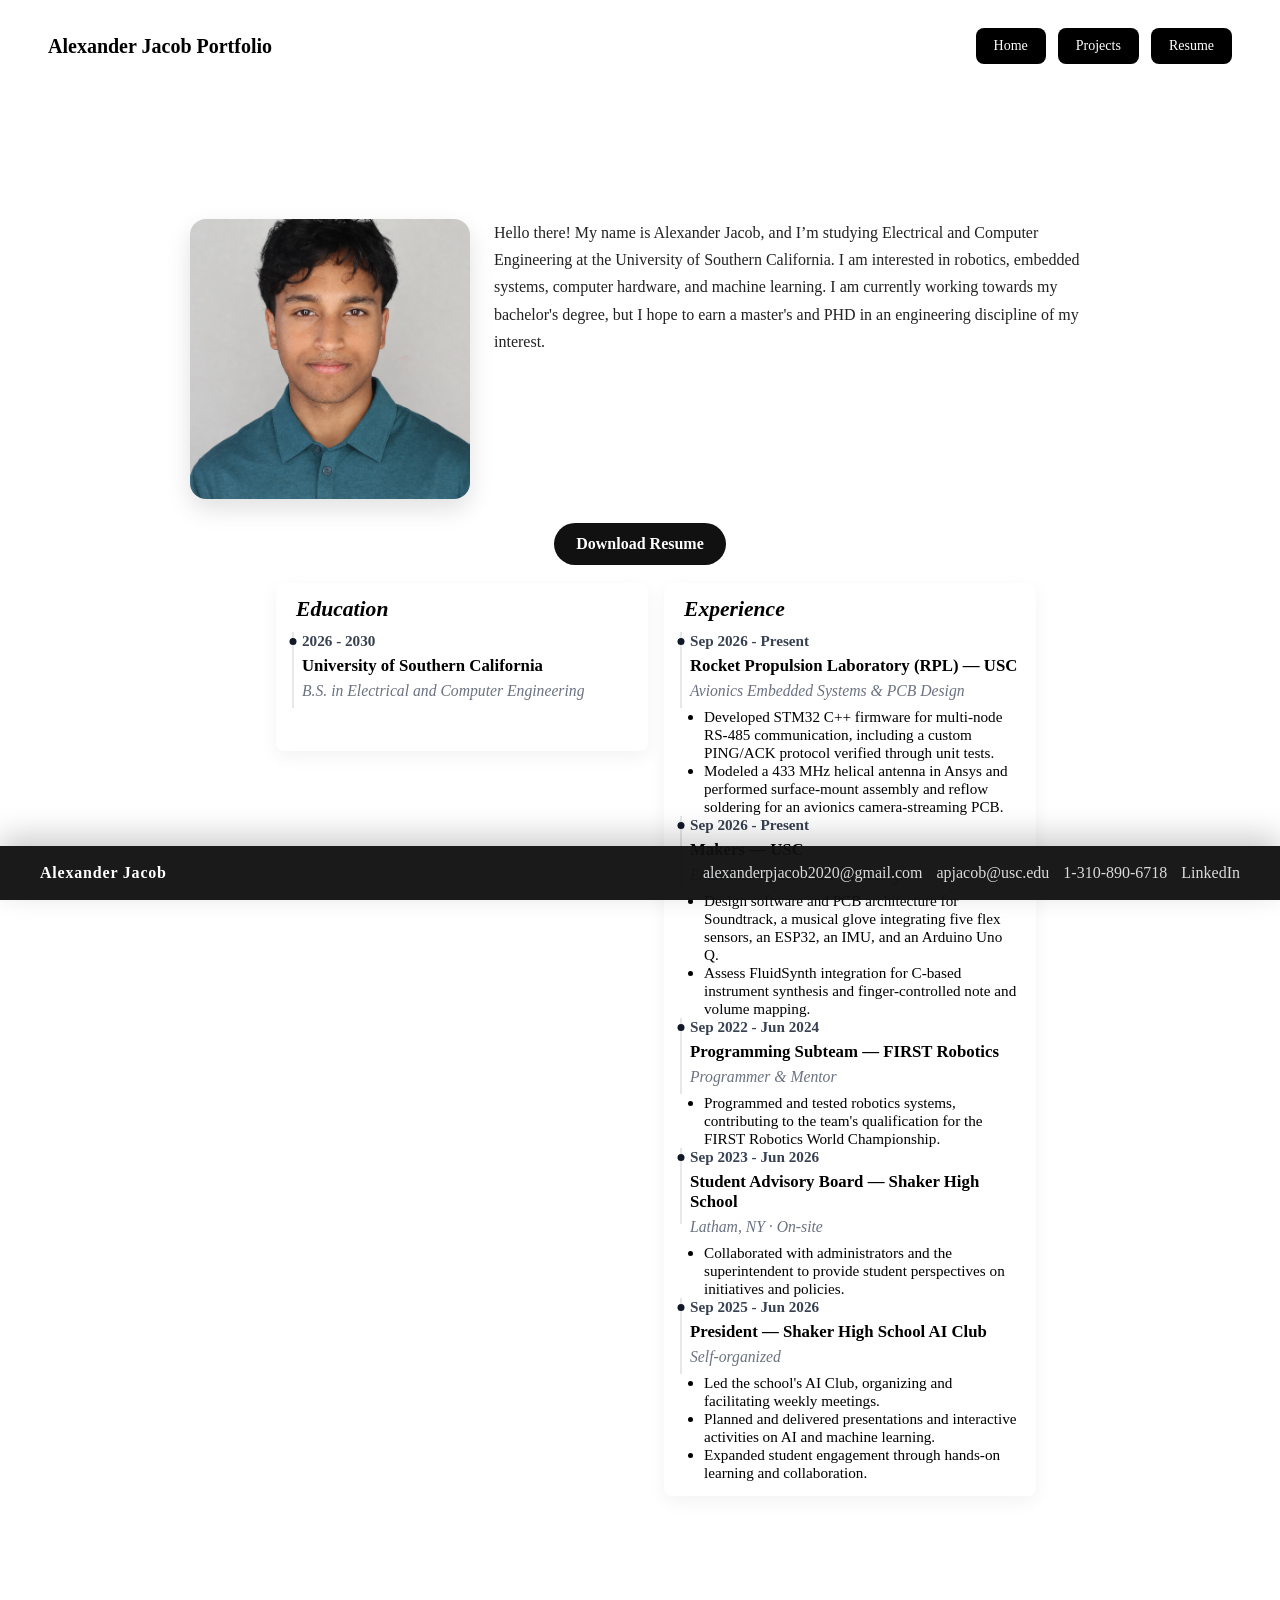
<file: index.html>
<!DOCTYPE html>
<html lang="en">

<head>
    <meta charset="UTF-8">
    <meta name="viewport" content="width=device-width, initial-scale=1.0">
    <title>Portfolio</title>
    <link rel="stylesheet" href="style.css">
</head>






<body>
    <nav class ="navbar">
        <div class="name">
            Alexander Jacob Portfolio
        </div>
        <div class = "nav-links">
            <a href="#Home">Home</a>
            <a href="projects.html">Projects</a>
            <a href="resume.html">Resume</a>
        </div>
    </nav>

<div class="about-content">
    <div class="about-left">
        <img src="alexander.jpg" class="about-image" alt="Alexander Jacob">
    </div>

    <div class="about-text">
        <p>Hello there! My name is Alexander Jacob, and I’m studying Electrical and Computer Engineering at the University of Southern California. I am interested in robotics, embedded systems, computer hardware, and machine learning. I am currently working towards my bachelor's degree, but I hope to earn a master's and PHD in an engineering discipline of my interest.</p>
    </div>
</div>
<div class="about-footer">
    <a href="AlexanderJacobResume.pdf" download="AlexanderJacobResume.pdf" class="download-resume">Download Resume</a>
</div>

<!-- Education + Experience panels below download button, aligned under photo -->
<section id="Education" class="education-section">
    <div class="edu-experience-row">

        <div class="panel education-panel">
            <div class="education-container">
                <h2 class="edu-title">Education</h2>

                <div class="edu-row">
                    <div class="edu-timeline" aria-hidden="true"></div>
                    <div class="edu-content">
                        <div class="edu-year">2026 - 2030</div>
                        <h3 class="edu-school">University of Southern California</h3>
                        <div class="edu-degree">B.S. in Electrical and Computer Engineering</div>
                    </div>
                </div>
            </div>
        </div>

        <div class="panel experience-panel">
            <div class="education-container">
                <h2 class="edu-title">Experience</h2>

                <div class="edu-row">
                    <div class="edu-timeline" aria-hidden="true"></div>
                    <div class="edu-content">
                        <div class="edu-year">Sep 2026 - Present</div>
                        <h3 class="edu-school">Rocket Propulsion Laboratory (RPL) — USC</h3>
                        <div class="edu-degree">Avionics Embedded Systems &amp; PCB Design</div>
                        <ul>
                            <li>Developed STM32 C++ firmware for multi-node RS-485 communication, including a custom PING/ACK protocol verified through unit tests.</li>
                            <li>Modeled a 433 MHz helical antenna in Ansys and performed surface-mount assembly and reflow soldering for an avionics camera-streaming PCB.</li>
                        </ul>
                    </div>
                </div>

                <div class="edu-row">
                    <div class="edu-timeline" aria-hidden="true"></div>
                    <div class="edu-content">
                        <div class="edu-year">Sep 2026 - Present</div>
                        <h3 class="edu-school">Makers — USC</h3>
                        <div class="edu-degree">Embedded Systems &amp; PCB Design</div>
                        <ul>
                            <li>Design software and PCB architecture for Soundtrack, a musical glove integrating five flex sensors, an ESP32, an IMU, and an Arduino Uno Q.</li>
                            <li>Assess FluidSynth integration for C-based instrument synthesis and finger-controlled note and volume mapping.</li>
                        </ul>
                    </div>
                </div>


                <div class="edu-row">
                    <div class="edu-timeline" aria-hidden="true"></div>
                    <div class="edu-content">
                        <div class="edu-year">Sep 2022 - Jun 2024</div>
                        <h3 class="edu-school">Programming Subteam — FIRST Robotics</h3>
                        <div class="edu-degree">Programmer & Mentor</div>
                        <ul>
                            <li>Programmed and tested robotics systems, contributing to the team's qualification for the FIRST Robotics World Championship.</li>

                        </ul>
                    </div>
                </div>

                <div class="edu-row">
                    <div class="edu-timeline" aria-hidden="true"></div>
                    <div class="edu-content">
                        <div class="edu-year">Sep 2023 - Jun 2026</div>
                        <h3 class="edu-school">Student Advisory Board — Shaker High School</h3>
                        <div class="edu-degree">Latham, NY · On-site</div>
                        <ul>
                            <li>Collaborated with administrators and the superintendent to provide student perspectives on initiatives and policies.</li>

                        </ul>
                    </div>
                </div>

                <div class="edu-row">
                    <div class="edu-timeline" aria-hidden="true"></div>
                    <div class="edu-content">
                        <div class="edu-year">Sep 2025 - Jun 2026</div>
                        <h3 class="edu-school">President — Shaker High School AI Club</h3>
                        <div class="edu-degree">Self-organized</div>
                        <ul>
                            <li>Led the school's AI Club, organizing and facilitating weekly meetings.</li>
                            <li>Planned and delivered presentations and interactive activities on AI and machine learning.</li>
                            <li>Expanded student engagement through hands-on learning and collaboration.</li>
                        </ul>
                    </div>
                </div>

            </div>
        </div>

    </div>
</section>


<footer class="site-footer">
    <div class="footer-content">
        <div class="footer-name">Alexander Jacob</div>
        <div class="footer-contact">
            <a href="mailto:alexanderpjacob2020@gmail.com">alexanderpjacob2020@gmail.com</a>
            <a href="mailto:apjacob@usc.edu">apjacob@usc.edu</a>
            <a href="tel:13108906718">1-310-890-6718</a>
            <a href="https://www.linkedin.com/in/alexander-jacob-0471aa295/" target="_blank" rel="noopener">LinkedIn</a>
        </div>
    </div>
</footer>

    <script src="script.js"></script>
</body>
</html>
</file>
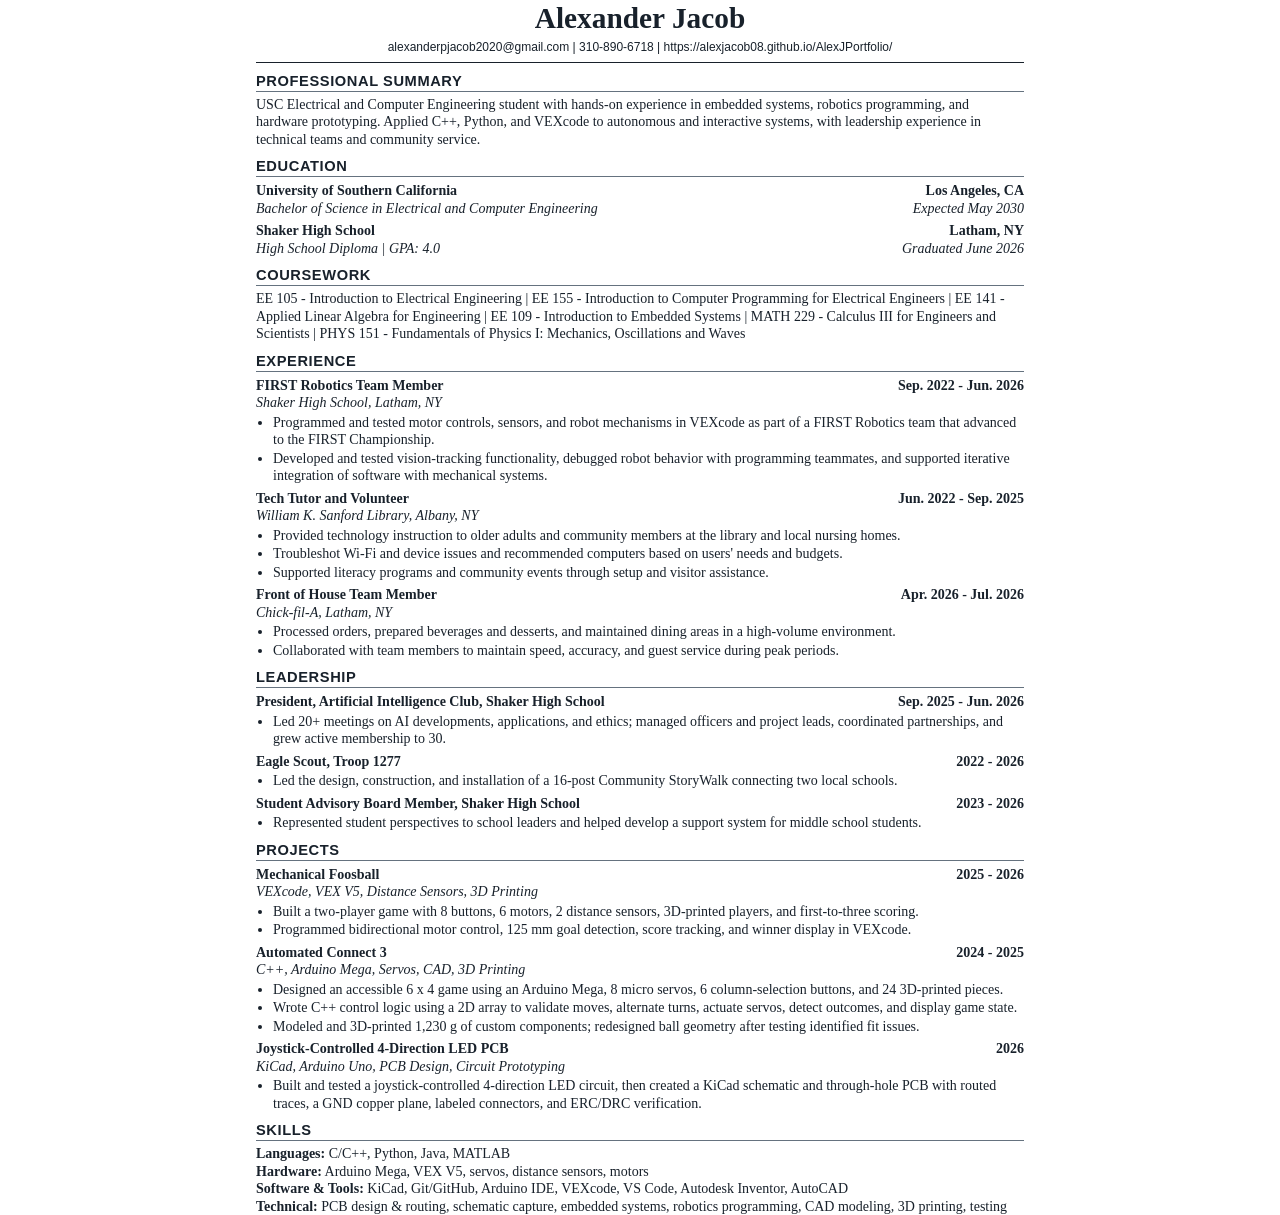
<file: AlexanderJacobResume.html>
<!DOCTYPE html>
<html lang="en">
<head>
    <meta charset="UTF-8">
    <meta name="viewport" content="width=device-width, initial-scale=1.0">
    <title>Alexander Jacob - Resume</title>
    <style>
        @page { margin: 0.55in; }
        :root { color: #18212b; font-family: Georgia, "Times New Roman", serif; }
        body { margin: 0 auto; max-width: 8in; font-size: 10.5pt; line-height: 1.25; }
        header { text-align: center; border-bottom: 1px solid #18212b; padding-bottom: 7px; }
        h1 { margin: 0; font-size: 22pt; }
        .contact { margin-top: 3px; font-family: Arial, sans-serif; font-size: 9pt; }
        h2 { margin: 10px 0 4px; padding-bottom: 2px; border-bottom: 1px solid #65727f; font: bold 11pt Arial, sans-serif; letter-spacing: 0.04em; }
        h3, p { margin: 0; }
        .entry { margin: 5px 0; }
        .row { display: flex; justify-content: space-between; gap: 12px; font-weight: bold; }
        .subrow { display: flex; justify-content: space-between; gap: 12px; font-style: italic; }
        ul { margin: 2px 0 0 17px; padding: 0; }
        li { margin: 1px 0; }
        .skills { margin-top: 4px; }
        @media print { body { max-width: none; } }
    </style>
</head>
<body>
    <header><h1>Alexander Jacob</h1><div class="contact">alexanderpjacob2020@gmail.com | 310-890-6718 | https://alexjacob08.github.io/AlexJPortfolio/</div></header>
    <section><h2>PROFESSIONAL SUMMARY</h2><p>USC Electrical and Computer Engineering student with hands-on experience in embedded systems, robotics programming, and hardware prototyping. Applied C++, Python, and VEXcode to autonomous and interactive systems, with leadership experience in technical teams and community service.</p></section>
    <section><h2>EDUCATION</h2><div class="entry"><div class="row"><span>University of Southern California</span><span>Los Angeles, CA</span></div><div class="subrow"><span>Bachelor of Science in Electrical and Computer Engineering</span><span>Expected May 2030</span></div></div><div class="entry"><div class="row"><span>Shaker High School</span><span>Latham, NY</span></div><div class="subrow"><span>High School Diploma | GPA: 4.0</span><span>Graduated June 2026</span></div></div></section>
    <section><h2>COURSEWORK</h2><p>EE 105 - Introduction to Electrical Engineering | EE 155 - Introduction to Computer Programming for Electrical Engineers | EE 141 - Applied Linear Algebra for Engineering | EE 109 - Introduction to Embedded Systems | MATH 229 - Calculus III for Engineers and Scientists | PHYS 151 - Fundamentals of Physics I: Mechanics, Oscillations and Waves</p></section>
    <section><h2>EXPERIENCE</h2><div class="entry"><div class="row"><span>FIRST Robotics Team Member</span><span>Sep. 2022 - Jun. 2026</span></div><div class="subrow"><span>Shaker High School, Latham, NY</span></div><ul><li>Programmed and tested motor controls, sensors, and robot mechanisms in VEXcode as part of a FIRST Robotics team that advanced to the FIRST Championship.</li><li>Developed and tested vision-tracking functionality, debugged robot behavior with programming teammates, and supported iterative integration of software with mechanical systems.</li></ul></div><div class="entry"><div class="row"><span>Tech Tutor and Volunteer</span><span>Jun. 2022 - Sep. 2025</span></div><div class="subrow"><span>William K. Sanford Library, Albany, NY</span></div><ul><li>Provided technology instruction to older adults and community members at the library and local nursing homes.</li><li>Troubleshot Wi-Fi and device issues and recommended computers based on users' needs and budgets.</li><li>Supported literacy programs and community events through setup and visitor assistance.</li></ul></div><div class="entry"><div class="row"><span>Front of House Team Member</span><span>Apr. 2026 - Jul. 2026</span></div><div class="subrow"><span>Chick-fil-A, Latham, NY</span></div><ul><li>Processed orders, prepared beverages and desserts, and maintained dining areas in a high-volume environment.</li><li>Collaborated with team members to maintain speed, accuracy, and guest service during peak periods.</li></ul></div></section>
    <section><h2>LEADERSHIP</h2><div class="entry"><div class="row"><span>President, Artificial Intelligence Club, Shaker High School</span><span>Sep. 2025 - Jun. 2026</span></div><ul><li>Led 20+ meetings on AI developments, applications, and ethics; managed officers and project leads, coordinated partnerships, and grew active membership to 30.</li></ul></div><div class="entry"><div class="row"><span>Eagle Scout, Troop 1277</span><span>2022 - 2026</span></div><ul><li>Led the design, construction, and installation of a 16-post Community StoryWalk connecting two local schools.</li></ul></div><div class="entry"><div class="row"><span>Student Advisory Board Member, Shaker High School</span><span>2023 - 2026</span></div><ul><li>Represented student perspectives to school leaders and helped develop a support system for middle school students.</li></ul></div></section>
    <section><h2>PROJECTS</h2><div class="entry"><div class="row"><span>Mechanical Foosball</span><span>2025 - 2026</span></div><p><em>VEXcode, VEX V5, Distance Sensors, 3D Printing</em></p><ul><li>Built a two-player game with 8 buttons, 6 motors, 2 distance sensors, 3D-printed players, and first-to-three scoring.</li><li>Programmed bidirectional motor control, 125 mm goal detection, score tracking, and winner display in VEXcode.</li></ul></div><div class="entry"><div class="row"><span>Automated Connect 3</span><span>2024 - 2025</span></div><p><em>C++, Arduino Mega, Servos, CAD, 3D Printing</em></p><ul><li>Designed an accessible 6 x 4 game using an Arduino Mega, 8 micro servos, 6 column-selection buttons, and 24 3D-printed pieces.</li><li>Wrote C++ control logic using a 2D array to validate moves, alternate turns, actuate servos, detect outcomes, and display game state.</li><li>Modeled and 3D-printed 1,230 g of custom components; redesigned ball geometry after testing identified fit issues.</li></ul></div><div class="entry"><div class="row"><span>Joystick-Controlled 4-Direction LED PCB</span><span>2026</span></div><p><em>KiCad, Arduino Uno, PCB Design, Circuit Prototyping</em></p><ul><li>Built and tested a joystick-controlled 4-direction LED circuit, then created a KiCad schematic and through-hole PCB with routed traces, a GND copper plane, labeled connectors, and ERC/DRC verification.</li></ul></div></section>
    <section><h2>SKILLS</h2><p class="skills"><strong>Languages:</strong> C/C++, Python, Java, MATLAB<br><strong>Hardware:</strong> Arduino Mega, VEX V5, servos, distance sensors, motors<br><strong>Software &amp; Tools:</strong> KiCad, Git/GitHub, Arduino IDE, VEXcode, VS Code, Autodesk Inventor, AutoCAD<br><strong>Technical:</strong> PCB design &amp; routing, schematic capture, embedded systems, robotics programming, CAD modeling, 3D printing, testing</p></section>
</body>
</html>
</file>
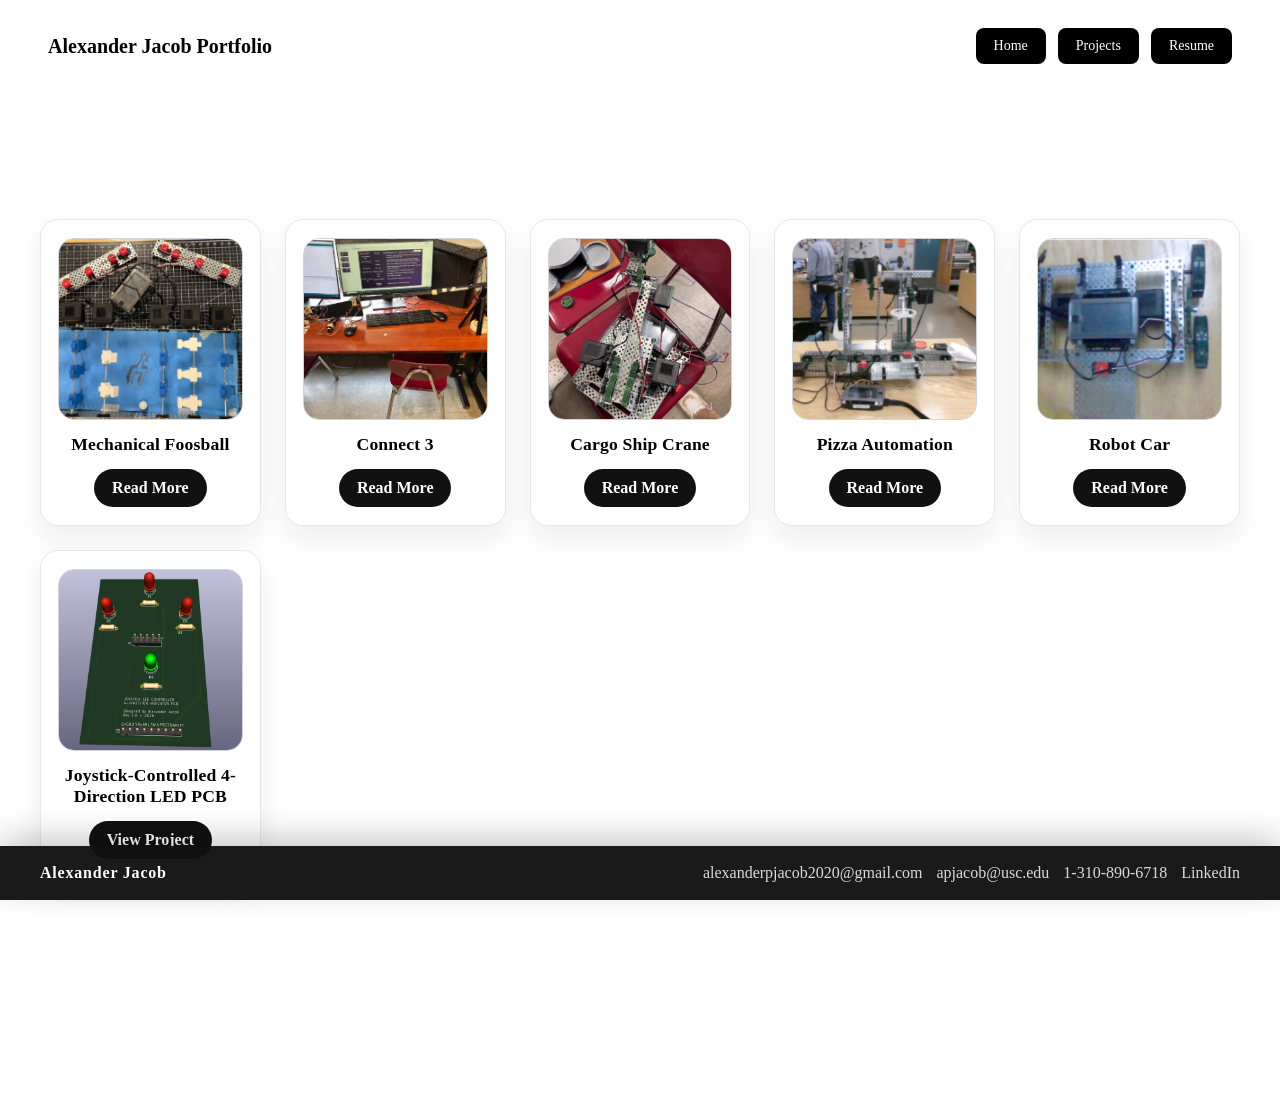
<file: projects.html>
<!DOCTYPE html>
<html lang="en">

<head>
    <meta charset="UTF-8">
    <meta name="viewport" content="width=device-width, initial-scale=1.0">
    <title>Projects</title>
    <link rel="stylesheet" href="style.css">
</head>

<body>
    <nav class="navbar">
        <div class="name">Alexander Jacob Portfolio</div>
        <div class="nav-links">
            <a href="index.html">Home</a>
            <a href="projects.html">Projects</a>
            <a href="resume.html">Resume</a>
        </div>
    </nav>

    <main class="project-page">
        <div class="project-grid">
            <article class="project-card">
                <img src="MechanicalFooseball.jpg.png" alt="Mechanical Foosball Project" class="project-image">
                <h2>Mechanical Foosball</h2>
                <a href="https://sites.google.com/view/mechanicalfoosball/home" target="_blank" rel="noopener" class="project-button">Read More</a>
            </article>
            <article class="project-card">
                <img src="Connect3.jpg.png" alt="Connect 3 Project" class="project-image">
                <h2>Connect 3</h2>
                <a href="https://sites.google.com/view/connect3r/home" target="_blank" rel="noopener" class="project-button">Read More</a>
            </article>
            <article class="project-card">
                <img src="cargoshipcrane.jpg.png" alt="Cargo Ship Crane Project" class="project-image">
                <h2>Cargo Ship Crane</h2>
                <a href="https://sites.google.com/view/real-cargo-project/home" target="_blank" rel="noopener" class="project-button">Read More</a>
            </article>
            <article class="project-card">
                <img src="pizzaautomation.jpg.png" alt="Pizza Automation Project" class="project-image">
                <h2>Pizza Automation</h2>
                <a href="https://sites.google.com/view/rpizza-automation/home" target="_blank" rel="noopener" class="project-button">Read More</a>
            </article>
            <article class="project-card">
                <img src="robotcar.jpg.png" alt="Robot Car Project" class="project-image">
                <h2>Robot Car</h2>
                <a href="https://sites.google.com/view/robotcarproject1/home" target="_blank" rel="noopener" class="project-button">Read More</a>
            </article>
            <article class="project-card">
                <img src="media/joystick-pcb-3d-final.png" alt="3D render of the Joystick-Controlled 4-Direction LED PCB" class="project-image">
                <h2>Joystick-Controlled 4-Direction LED PCB</h2>
                <a href="joystick-pcb.html" class="project-button">View Project</a>
            </article>
        </div>
    </main>

    <footer class="site-footer">
        <div class="footer-content">
            <div class="footer-name">Alexander Jacob</div>
            <div class="footer-contact">
                <a href="mailto:alexanderpjacob2020@gmail.com">alexanderpjacob2020@gmail.com</a>
                <a href="mailto:apjacob@usc.edu">apjacob@usc.edu</a>
                <a href="tel:13108906718">1-310-890-6718</a>
                <a href="https://www.linkedin.com/in/alexander-jacob-0471aa295/" target="_blank" rel="noopener">LinkedIn</a>
            </div>
        </div>
    </footer>

    <script src="script.js"></script>
</body>

</html>
</file>
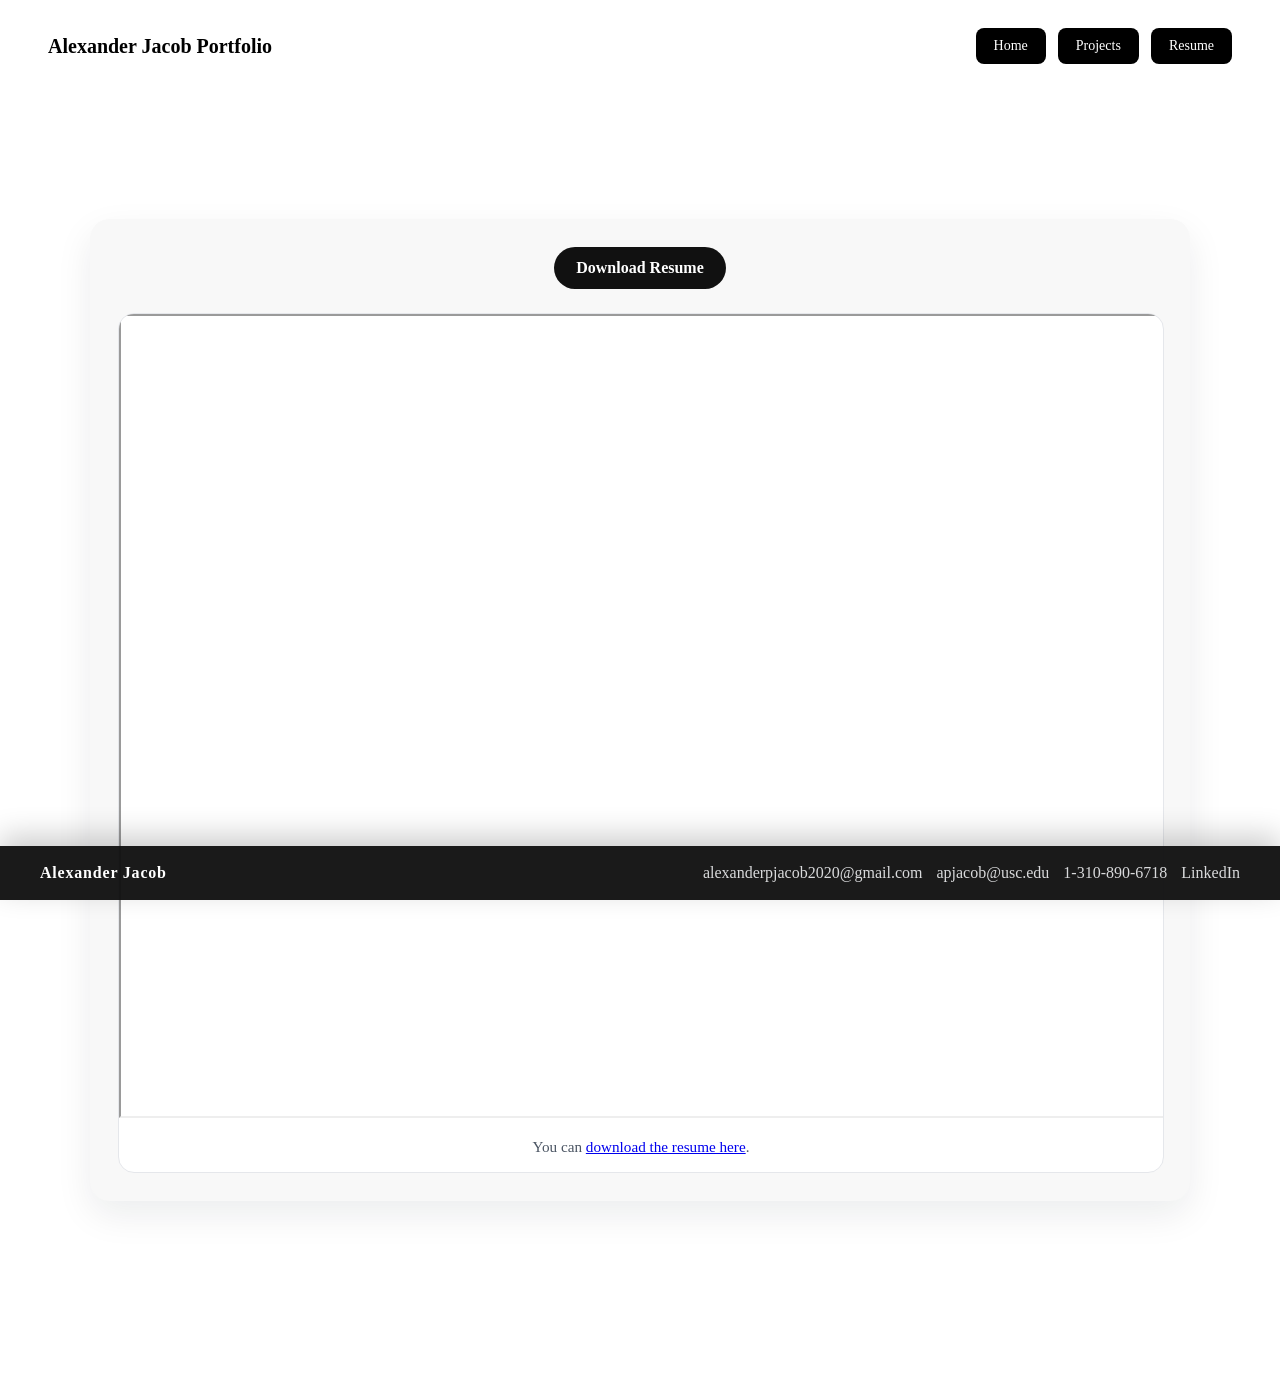
<file: resume.html>
<!DOCTYPE html>
<html lang="en">

<head>
    <meta charset="UTF-8">
    <meta name="viewport" content="width=device-width, initial-scale=1.0">
    <title>Resume</title>
    <link rel="stylesheet" href="style.css">
</head>

<body>
    <nav class="navbar">
        <div class="name">Alexander Jacob Portfolio</div>
        <div class="nav-links">
            <a href="index.html">Home</a>
            <a href="projects.html">Projects</a>
            <a href="resume.html">Resume</a>
        </div>
    </nav>

    <main class="resume-page">
        <div class="resume-container">
            <div class="resume-top">
                <a href="AlexanderJacobResume.pdf" download="AlexanderJacobResume.pdf" class="download-resume">Download Resume</a>
            </div>
            <div class="resume-embed">
                <iframe src="AlexanderJacobResume.pdf" title="Alexander Jacob resume" width="100%" height="800px"></iframe>
                <p>You can <a href="AlexanderJacobResume.pdf" download>download the resume here</a>.</p>
            </div>
        </div>
    </main>

    </main>


<footer class="site-footer">
    <div class="footer-content">
        <div class="footer-name">Alexander Jacob</div>
        <div class="footer-contact">
            <a href="mailto:alexanderpjacob2020@gmail.com">alexanderpjacob2020@gmail.com</a>
            <a href="mailto:apjacob@usc.edu">apjacob@usc.edu</a>
            <a href="tel:13108906718">1-310-890-6718</a>
            <a href="https://www.linkedin.com/in/alexander-jacob-0471aa295/" target="_blank" rel="noopener">LinkedIn</a>
        </div>
    </div>
</footer>

    <script src="script.js"></script>
</body>

</html>
</file>
<file: style.css>
.navbar {
    display: flex;
    justify-content: space-between;
    align-items: center;
    padding: 20px 40px;
}

.name {
    font-size: 20px;
    font-weight: bold;
}

.nav-links {
    display: flex;
    gap: 12px;
}

.nav-links a {
    background-color: black;
    color: white;
    text-decoration: none;
    padding: 10px 18px;
    border-radius: 8px;
    font-size: 14px;
}

.nav-links a:hover {
    background-color: #333;
}

.about-content {
    display: flex;
    align-items: flex-start;
    gap: 24px;
    max-width: 900px;
    margin: 15vh auto 0;
    padding: 0 20px;
}

.about-left {
    display: flex;
    flex-direction: column;
    gap: 10px;
    align-items: flex-start;
}

.about-image {
    width: 280px;
    height: auto;
    border-radius: 16px;
    object-fit: cover;
    box-shadow: 0 10px 24px rgba(0, 0, 0, 0.12);
}

.about-text {
    flex: 1;
}

.about-footer {
    display: flex;
    justify-content: center;
    margin: 24px auto 0;
}

.download-resume {
    display: inline-block;
    background-color: #111;
    color: #fff;
    text-decoration: none;
    padding: 12px 22px;
    border-radius: 999px;
    font-weight: 600;
    transition: background-color 0.2s ease, transform 0.2s ease;
}

.download-resume:hover {
    background-color: #333;
    transform: translateY(-1px);
}

.about-text p {
    margin: 0;
    line-height: 1.7;
    font-size: 1rem;
    color: #222;
}

body {
    padding-bottom: 130px;
}

.site-footer {
    position: fixed;
    left: 0;
    right: 0;
    bottom: 0;
    background: rgba(17, 17, 17, 0.96);
    color: #fff;
    padding: 18px 24px;
    z-index: 50;
    box-shadow: 0 -10px 30px rgba(0, 0, 0, 0.2);
}

.footer-content {
    max-width: 1200px;
    margin: 0 auto;
    display: flex;
    justify-content: space-between;
    align-items: center;
    gap: 18px;
    flex-wrap: wrap;
}

.footer-name {
    font-weight: 700;
    letter-spacing: 0.05em;
    font-size: 1rem;
}

.footer-contact {
    display: flex;
    flex-wrap: wrap;
    gap: 14px;
    justify-content: flex-end;
}

.footer-contact a {
    color: #f3f4f6;
    text-decoration: none;
    opacity: 0.88;
}

.footer-contact a:hover {
    opacity: 1;
    text-decoration: underline;
}

@media (max-width: 720px) {
    .site-footer {
        padding: 16px 18px;
    }

    .footer-content {
        flex-direction: column;
        align-items: flex-start;
    }

    .footer-contact {
        justify-content: flex-start;
    }
}

.project-page {
    max-width: 1200px;
    margin: 15vh auto 100px;
    padding: 0 20px;
}

.project-grid {
    display: grid;
    grid-template-columns: repeat(auto-fit, minmax(220px, 1fr));
    gap: 24px;
}

.project-card {
    display: flex;
    flex-direction: column;
    align-items: center;
    gap: 14px;
    text-align: center;
    background: #fff;
    padding: 18px;
    border-radius: 18px;
    box-shadow: 0 12px 28px rgba(15, 23, 42, 0.08);
    border: 1px solid #e5e7eb;
}

.project-card h2 {
    margin: 0;
    font-size: 1.1rem;
    letter-spacing: 0.01em;
}

.project-image {
    width: 100%;
    max-width: 260px;
    height: 180px;
    border-radius: 16px;
    object-fit: cover;
    border: 1px solid #d1d5db;
}

.project-button {
    display: inline-flex;
    align-items: center;
    justify-content: center;
    padding: 10px 18px;
    border-radius: 999px;
    background: #111;
    color: #fff;
    text-decoration: none;
    font-weight: 700;
    transition: background-color 0.2s ease, transform 0.2s ease;
}

.project-button:hover {
    background-color: #333;
    transform: translateY(-1px);
}

@media (max-width: 900px) {
    .project-page {
        margin-top: 12vh;
    }

    .project-card {
        padding: 16px;
    }
}

.project-detail-page {
    max-width: 1100px;
    margin: 12vh auto 120px;
    padding: 0 20px;
}

.project-detail {
    background: #fff;
    border: 1px solid #e5e7eb;
    border-radius: 24px;
    box-shadow: 0 18px 42px rgba(15, 23, 42, 0.08);
    padding: clamp(22px, 4vw, 42px);
}

.project-detail-header {
    display: flex;
    flex-direction: column;
    gap: 14px;
    padding-bottom: 18px;
    border-bottom: 1px solid #e5e7eb;
}

.back-link {
    display: inline-flex;
    align-items: center;
    width: fit-content;
    color: #111827;
    text-decoration: none;
    font-weight: 700;
    opacity: 0.92;
}

.back-link:hover {
    text-decoration: underline;
}

.project-detail-header h1 {
    margin: 0;
    font-size: clamp(2rem, 4vw, 3rem);
    line-height: 1.1;
}

.project-subtitle {
    margin: 0;
    font-size: 1.08rem;
    color: #4b5563;
    font-style: italic;
}

.project-tags {
    display: flex;
    flex-wrap: wrap;
    gap: 10px;
}

.project-tag {
    display: inline-block;
    padding: 8px 12px;
    border-radius: 999px;
    background: #f3f4f6;
    border: 1px solid #e5e7eb;
    color: #111827;
    font-size: 0.82rem;
    font-weight: 600;
}

.project-section {
    padding-top: 28px;
    margin-top: 10px;
}

.project-section h2 {
    margin: 0 0 16px;
    font-size: clamp(1.5rem, 2vw, 2rem);
}

.project-section p {
    margin: 0 0 16px;
    font-size: 1rem;
    line-height: 1.75;
    color: #1f2937;
}

.project-info-grid {
    display: grid;
    grid-template-columns: repeat(auto-fit, minmax(180px, 1fr));
    gap: 14px 18px;
    background: #f9fafb;
    border: 1px solid #e5e7eb;
    border-radius: 18px;
    padding: 18px;
}

.info-item {
    display: flex;
    flex-direction: column;
    gap: 4px;
}

.info-item span {
    font-size: 0.72rem;
    font-weight: 700;
    letter-spacing: 0.08em;
    text-transform: uppercase;
    color: #6b7280;
}

.info-item strong {
    font-size: 0.98rem;
    color: #111827;
}

.video-frame {
    margin: 0 0 16px;
    background: #111827;
    border-radius: 18px;
    overflow: hidden;
    border: 1px solid #d1d5db;
}

.responsive-video {
    display: block;
    width: 100%;
    max-height: 480px;
    object-fit: contain;
    background: #000;
}

.project-figure {
    margin: 0;
}

.project-figure figcaption {
    margin-top: 12px;
    color: #4b5563;
    line-height: 1.6;
    font-size: 0.95rem;
}

.detail-image {
    display: block;
    width: 100%;
    height: auto;
    max-height: 520px;
    object-fit: contain;
    border-radius: 18px;
    border: 1px solid #d1d5db;
    background: #f3f4f6;
    box-shadow: 0 6px 18px rgba(15, 23, 42, 0.06);
    lazy-load: true;
}

.clickable-image {
    cursor: zoom-in;
}

.verification-panel {
    margin-top: 18px;
    background: #f0fdf4;
    border: 1px solid #bbf7d0;
    border-radius: 18px;
    padding: 18px 20px;
}

.verification-panel h3 {
    margin: 0 0 10px;
    font-size: 1.1rem;
}

.verification-list {
    list-style: none;
    padding: 0;
    margin: 0;
    display: grid;
    gap: 8px;
}

.verification-list li {
    color: #166534;
    font-weight: 600;
}

.process-list {
    list-style: none;
    padding: 0;
    margin: 0;
    display: grid;
    gap: 12px;
}

.process-list li {
    display: grid;
    grid-template-columns: 42px 1fr;
    gap: 14px;
    align-items: start;
    padding: 14px 16px;
    background: #f9fafb;
    border: 1px solid #e5e7eb;
    border-radius: 16px;
}

.process-list li strong {
    display: block;
    font-size: 1rem;
    margin-bottom: 4px;
}

.process-list li span {
    display: block;
    color: #4b5563;
    line-height: 1.6;
}

.process-step-number {
    display: inline-flex;
    align-items: center;
    justify-content: center;
    width: 36px;
    height: 36px;
    border-radius: 50%;
    background: #111827;
    color: #fff;
    font-weight: 700;
    font-size: 0.9rem;
}

.skills-grid {
    display: flex;
    flex-wrap: wrap;
    gap: 10px;
}

.skill-pill {
    display: inline-block;
    padding: 10px 14px;
    border-radius: 999px;
    background: #111827;
    color: #fff;
    font-size: 0.88rem;
    font-weight: 600;
}

.lightbox {
    position: fixed;
    inset: 0;
    display: none;
    align-items: center;
    justify-content: center;
    background: rgba(17, 17, 17, 0.8);
    padding: 20px;
    z-index: 1000;
}

.lightbox.is-open {
    display: flex;
}

.lightbox-image {
    max-width: min(90vw, 1000px);
    max-height: 85vh;
    width: auto;
    height: auto;
    border-radius: 18px;
    background: #fff;
    border: 2px solid rgba(255, 255, 255, 0.5);
    object-fit: contain;
}

.lightbox-close {
    position: absolute;
    top: 20px;
    right: 24px;
    width: 42px;
    height: 42px;
    border: none;
    border-radius: 50%;
    background: rgba(255, 255, 255, 0.9);
    font-size: 1.8rem;
    line-height: 1;
    cursor: pointer;
}

@media (max-width: 700px) {
    .project-detail-page {
        margin-top: 10vh;
    }

    .project-detail {
        padding: 18px 16px;
    }

    .project-section {
        padding-top: 20px;
    }

    .project-section p,
    .project-figure figcaption {
        font-size: 0.96rem;
    }
}

.schematic-embed-wrap {
    background: #f9fafb;
    border: 1px solid #e5e7eb;
    border-radius: 18px;
    padding: 12px;
    margin-bottom: 16px;
}

.schematic-embed {
    display: block;
    width: 100%;
    min-height: 640px;
    border: 1px solid #d1d5db;
    border-radius: 12px;
    background: #fff;
}

.pdf-caption {
    margin: 10px 4px 0;
    font-size: 0.9rem;
    color: #4b5563;
}

.resume-page {
    max-width: 1100px;
    margin: 15vh auto 60px;
    padding: 0 20px;
}

.resume-container {
    display: flex;
    flex-direction: column;
    gap: 24px;
    background: #f8f8f8;
    padding: 28px;
    border-radius: 20px;
    box-shadow: 0 14px 36px rgba(15, 23, 42, 0.08);
}

.resume-top {
    display: flex;
    justify-content: center;
}

.resume-embed {
    width: 100%;
    min-height: 640px;
    background: white;
    border-radius: 16px;
    overflow: hidden;
    border: 1px solid #e5e7eb;
}

.resume-embed embed {
    display: block;
    width: 100%;
    height: 800px;
}

.resume-embed p {
    margin: 16px;
    font-size: 0.95rem;
    color: #4b5563;
    text-align: center;
}

/* Two-column resume layout */
.resume-columns {
    display: grid;
    grid-template-columns: 1fr 1fr;
    gap: 40px;
    position: relative;
    padding: 20px 10px;
}

.timeline-vertical {
    position: absolute;
    left: 50%;
    top: 24px;
    bottom: 24px;
    width: 2px;
    background: #e5e7eb;
    transform: translateX(-50%);
}

.section {
    padding: 8px 24px;
}

.section-title {
    font-size: 2rem;
    font-style: italic;
    margin: 6px 0 18px;
    text-align: center;
}

.item {
    margin-bottom: 22px;
    position: relative;
    padding: 8px 12px;
}

.item-year {
    font-weight: 700;
    color: #374151;
    margin-bottom: 6px;
}

.item-title {
    margin: 0 0 6px 0;
    font-size: 1.05rem;
    font-weight: 700;
}

.item-sub {
    font-style: italic;
    color: #6b7280;
    margin-bottom: 8px;
}

.left .item::before,
.right .item::before {
    content: '';
    position: absolute;
    width: 12px;
    height: 12px;
    background: #111827;
    border-radius: 50%;
    top: 8px;
}

.left .item::before { left: calc(100% + -6px); }
.right .item::before { left: calc(-6px); transform: translateX(-50%); left: calc(50% + 6px); }

@media (max-width: 800px) {
    .resume-columns { grid-template-columns: 1fr; }
    .timeline-vertical { display: none; }
    .left .item::before, .right .item::before { left: -10px; }
    .section-title { text-align: left; }
}

/* Home page Education section */
.education-section {
    max-width: 760px;
    width: 100%;
    margin: 18px auto 48px;
    padding: 0 12px;
}

.edu-experience-row {
    display: flex;
    gap: 32px;
    justify-content: center;
    align-items: stretch;
}

.panel { flex: 0 0 340px; max-width: 340px; }

.experience-panel { margin-left: 16px; }

.education-container,
.experience-container {
    background: #fff;
    border-radius: 8px;
    padding: 14px 16px;
    box-shadow: 0 6px 18px rgba(15,23,42,0.05);
    width: 100%;
    min-height: 140px;
}

.experience-container { display: flex; align-items: center; justify-content: center; }

.edu-title {
    font-size: 1.35rem;
    font-style: italic;
    text-align: left;
    margin: 0 0 10px 4px;
}

.edu-row {
    display: flex;
    gap: 8px;
    align-items: flex-start;
}

.edu-timeline {
    width: 2px;
    background: #e5e7eb;
    height: 76px;
    position: relative;
}

.edu-timeline::before {
    content: '';
    position: absolute;
    left: 50%;
    transform: translateX(-50%);
    top: 6px;
    width: 7px;
    height: 7px;
    background: #111827;
    border-radius: 50%;
}

.edu-content { flex: 1; }
.edu-year { font-weight: 700; color: #374151; margin-bottom: 6px; font-size: 0.95rem; }
.edu-school { margin: 0 0 6px 0; font-weight: 700; font-size: 1.05rem; }
.edu-degree { font-style: italic; color: #6b7280; margin-bottom: 8px; font-size: 0.98rem; }
.edu-subhead { margin: 8px 0 6px; font-weight: 700; font-size: 0.96rem; }
.education-container ul { margin: 6px 0 0 14px; padding: 0; font-size: 0.95rem; }
.experience-placeholder { font-size: 1.05rem; color: #374151; font-weight: 700; }

/* Experience year range pill */
.exp-range {
    display: inline-block;
    background: #111827;
    color: #fff;
    padding: 6px 10px;
    border-radius: 999px;
    font-weight: 700;
    font-size: 0.9rem;
    margin-bottom: 12px;
}

.item { margin-bottom: 16px; }
.item-title { font-size: 1rem; font-weight: 700; margin-bottom: 4px; }
.item-sub { font-style: italic; color: #6b7280; margin-bottom: 6px; }
.item-year { font-weight: 700; color: #374151; margin-bottom: 6px; font-size: 0.9rem; }
.item ul { margin: 6px 0 0 18px; }

@media (max-width: 900px) {
    .about-content { flex-direction: column; align-items: center; gap: 18px; }
    .about-left { align-items: center; }
    .education-container { width: 92%; max-width: 420px; }
    .education-section { margin-left: auto; margin-right: auto; width: 92%; }
    .edu-experience-row { flex-direction: column; gap: 12px; transform: none; }
    .experience-panel { margin-left: 0; }
}
</file>
